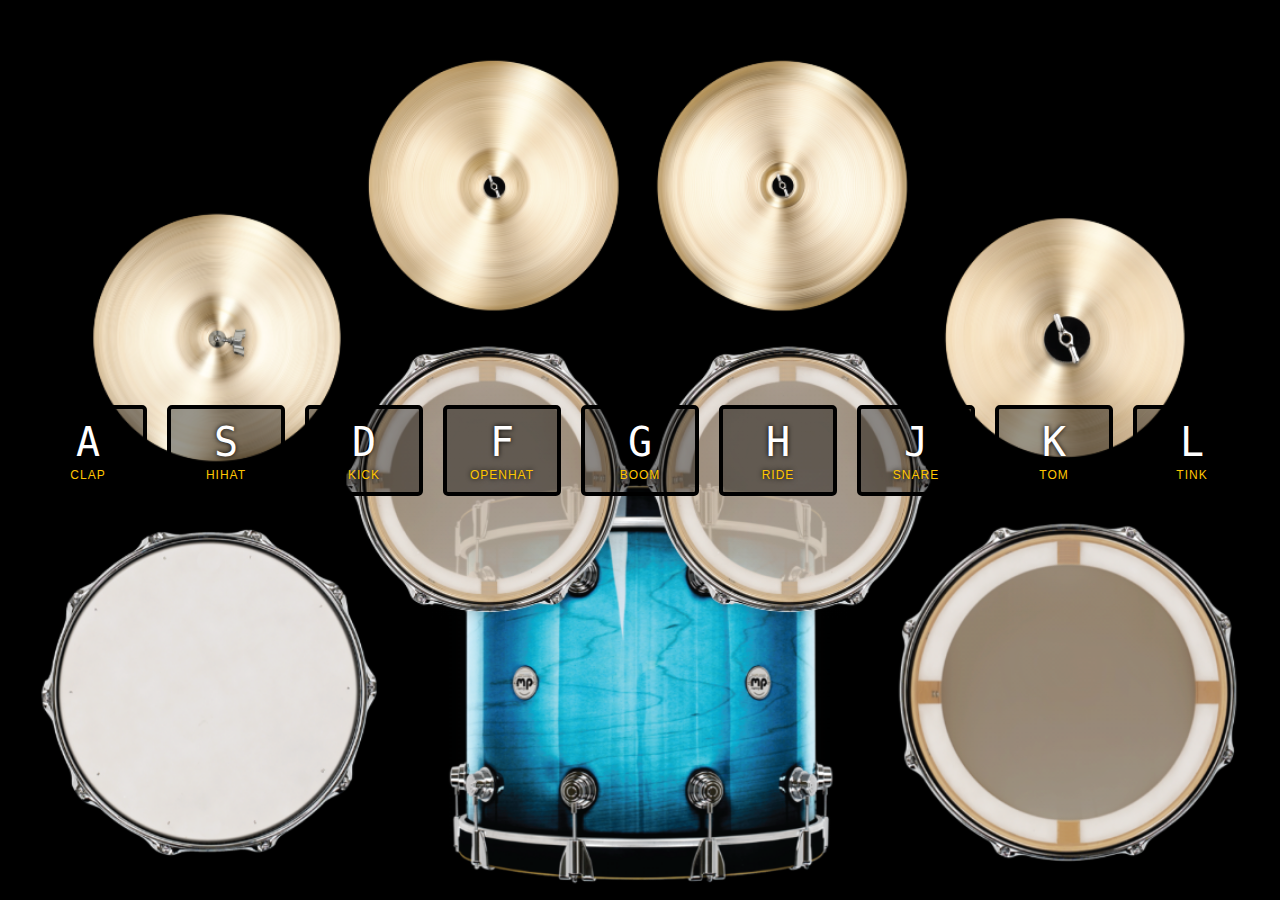
<file: Drum kit/index.html>
<!DOCTYPE html>
<html lang="en">
<head>
  <meta charset="UTF-8">
  <title>JS Drum Kit</title>
  <link rel="stylesheet" href="style.css">
</head>
<body>

  <div class="keys">
    <div data-key="65" class="key">
      <kbd>A</kbd>
      <span class="sound">clap</span>
    </div>
    <div data-key="83" class="key">
      <kbd>S</kbd>
      <span class="sound">hihat</span>
    </div>
    <div data-key="68" class="key">
      <kbd>D</kbd>
      <span class="sound">kick</span>
    </div>
    <div data-key="70" class="key">
      <kbd>F</kbd>
      <span class="sound">openhat</span>
    </div>
    <div data-key="71" class="key">
      <kbd>G</kbd>
      <span class="sound">boom</span>
    </div>
    <div data-key="72" class="key">
      <kbd>H</kbd>
      <span class="sound">ride</span>
    </div>
    <div data-key="74" class="key">
      <kbd>J</kbd>
      <span class="sound">snare</span>
    </div>
    <div data-key="75" class="key">
      <kbd>K</kbd>
      <span class="sound">tom</span>
    </div>
    <div data-key="76" class="key">
      <kbd>L</kbd>
      <span class="sound">tink</span>
    </div>
  </div>

  <audio data-key="65" src="sounds/clap.wav"></audio>
  <audio data-key="83" src="sounds/hihat.wav"></audio>
  <audio data-key="68" src="sounds/kick.wav"></audio>
  <audio data-key="70" src="sounds/openhat.wav"></audio>
  <audio data-key="71" src="sounds/boom.wav"></audio>
  <audio data-key="72" src="sounds/ride.wav"></audio>
  <audio data-key="74" src="sounds/snare.wav"></audio>
  <audio data-key="75" src="sounds/tom.wav"></audio>
  <audio data-key="76" src="sounds/tink.wav"></audio>

<script>
function removeTransition(e) {
  if (e.propertyName !== 'transform') return;
  e.target.classList.remove('playing');
}

function playSound(e) {
  const audio = document.querySelector(`audio[data-key="${e.keyCode}"]`);
  const key = document.querySelector(`div[data-key="${e.keyCode}"]`);
  if (!audio) return;

  key.classList.add('playing');
  audio.currentTime = 0;
  audio.play();
}

const keys = Array.from(document.querySelectorAll('.key'));
keys.forEach(key => key.addEventListener('transitionend', removeTransition));
window.addEventListener('keydown', playSound);

</script>


</body>
</html>
</file>
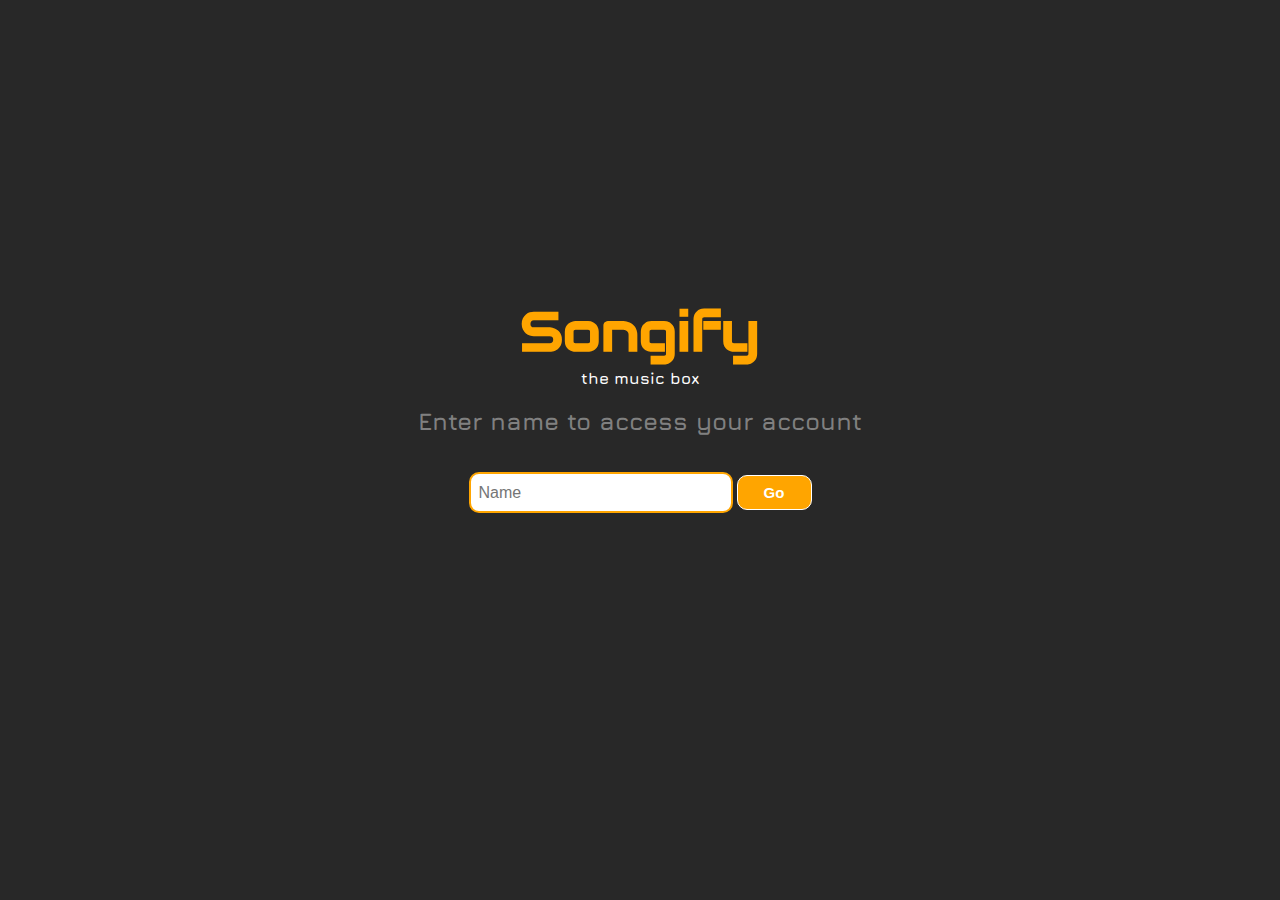
<file: mood based playlist/index.html>
<!DOCTYPE html>
<html>
<head>
	<title>Songify</title>
    <script type="text/javascript" src="js/pace.min.js">    
    </script>
    <link rel="stylesheet" type="text/css" href="pace.css">
    <link rel="shortcut icon" type="image/x-icon" href="Img/f-icon.ico" alt="F">
    <link rel="stylesheet" type="text/css" href="font-awesome.css"> 
    <link rel="stylesheet" type="text/css" href="https://cdn.datatables.net/1.10.15/css/jquery.dataTables.min.css">
	<link rel="stylesheet" type="text/css" href="main.css">
	<link href="https://fonts.googleapis.com/css?family=Audiowide&effect=shadow-multiple" rel="stylesheet">
	<link href="https://fonts.googleapis.com/css?family=Jura|Boogaloo|Courgette|Aldrich|Fresca" rel="stylesheet">
    <!-- saare required fonts ko ek hi api call se bula liya -->
</head>
<body>
	<div class="wrapper ">
		<section class="cover">
            <!-- font-effect-shadow-multiple title ke effect k liye lagaya h -->
            <!-- takes the required effect from google font api -->
				<h1 class="font-effect-shadow-multiple">Songify</h1><span class="brand-ext">the music box</span>
				<h2> Enter name to access your account </h2><div>
                <div>
                    <input type="text" placeholder="Name" id="name-input" class="name-inp">
                    <button type="submit" id="go-button"> Go </button>
                </div>
                <!-- <div id="form">
                <input type="text" placeholder="test@acadview.com" id="name-input">
                <input type="password" placeholder="JavascriptRocks" id="password-input">
                <button type="submit" id="go-button"> Go </button>
                </div> -->
		</section>
			<div class="main hidden">
		        <header class="header1 "> 
    		        <div class="left floated brand"><h1>Songify</h1><span class="brand-ext">the music box</span></div>
    		        <div class="right floated user-name"></div> 
                </header>

                <div class="top-content">
                <!-- hamara Navbar jaisa menu-->
                <ul class="option-list">
                    <li id="see-home">Home</li>
                    <li id="see-playlist">Playlist</li>
                    <li id="see-moodlist">Mood list</li>
                    <li>Languages</li><!--Sirf site ko good-looking banane k liye-->
                    <li>History</li>
                    </ul>
                </div>
		        <section class="content">
		        <audio src="song1.mp3"></audio>
                
                <!--Mood-list building starts-->
                <div class="hidden" id="mood-list">
                    <ul class="img-list">
                        
                        <li><div class="mood mood1"><span>Happy</span></div></li>

                        <li><div class="mood mood2"><span>Heart Broke</span></div></li>

                        <li><div class="mood mood3"><span>Romantic</span></div></li>

                        <li><div class="mood mood4"><span>RoadTrip Mix</span></div></li>

                        <li><div class="mood mood5"><span>Pop</span></div></li>

                        <li><div class="mood mood6"><span>Casual</span></div></li>

                        <li><div class="mood mood7"><span>Retro World</span></div></li>

                        <li><div class="mood mood8"><span>EDM</span></div></li>
                    </ul>
                </div>
                <!--Mood-list building ends-->
                <table id="songs" class="">
                <thead class="list-headers">
                <tr>
                    <td class="number"> Title </td> 
                    <td> Artist </td>
                    <td> Album </td>
                    <td> Duration </td>
                </tr>
                </thead>
                <tbody>
                    <tr class="song" id="song1">
                        <td class="song-name"></td>
                        <td class="song-artist"></td>
                        <td class="song-album"></td>
                        <td class="song-length"></td>
                    </tr>                    
                    <tr class="song" id="song2">
                        <td class="song-name"></td>
                        <td class="song-artist"></td>
                        <td class="song-album"></td>
                        <td class="song-length"></td>
                    </tr>
                    <tr class="song" id="song3">
                        <td class="song-name"></td>
                        <td class="song-artist"></td>
                        <td class="song-album"></td>
                        <td class="song-length"></td>
                    </tr>
                    <tr class="song" id="song4">
                        <td class="song-name"></td>
                        <td class="song-artist"></td>
                        <td class="song-album"></td>
                        <td class="song-length"></td>
                    </tr>
                </tbody>
                </table>
                
		        </section>
		        <footer class="footer">
                <div class="current-song-wrapper">
                    <img class="current-song-image">
                    <div>
                        <p class="current-song-name"></p>
                        <p class="current-song-album"></p>
                    </div>
                </div>
                <div class="interactive-pane">
                <div class="controls">
                    <div class="player-buttons">
                        <i class="fa fa-repeat clickable backward-icon inactive" title="Repeat" aria-hidden="true"></i>
                        <i class="fa fa-step-backward clickable backward-icon" title="Previous" aria-hidden="true"></i>
                        <i class="fa fa-play clickable play-icon" aria-hidden="true"></i>
                        <i class="fa fa-step-forward clickable backward-icon" title="Next" aria-hidden="true"></i>
                        <i class="fa fa-random clickable backward-icon inactive" title="Shuffle" aria-hidden="true"></i>
                    </div>
                </div>
                <div class="progress-wrapper">
                        <span class="time-elapsed"> </span>
                        <div class="player-progress">
                            <div class="progress-filled"></div>
                        </div>
                        <span class="song-duration"></span>
                </div>
                </div>

                <div class="responsive-pane">
                    <i class="fa fa-volume-up" aria-hidden="true"></i>
                    <span>&nbsp;</span>
                   <input id="vol-control" type="range" min="0" max="100" step="1">
                </div>
            </footer>
		        </div>
	</div>
	<script src="js/jquery.js"></script>
    <script src="https://cdn.datatables.net/1.10.15/js/jquery.dataTables.min.js">
    </script>
    <script src="https://code.createjs.com/createjs-2015.11.26.min.js"></script>

    <script src="js/main.js"></script>
</body>
</html>
</file>
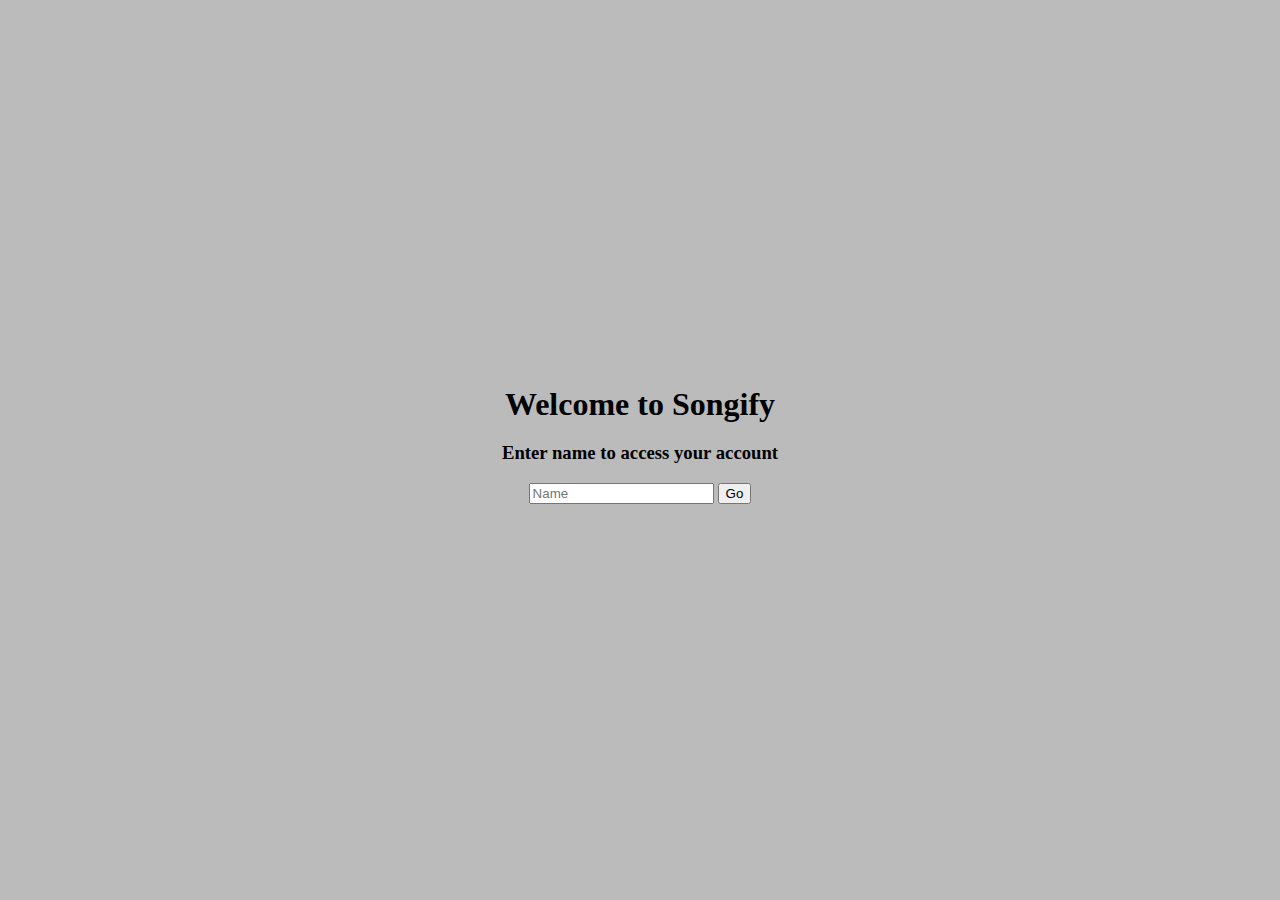
<file: virtual drum kit with audio effects/index.html>
<!DOCTYPE html>
<html lang="en">
<head>
    <meta charset="UTF-8">
    <title> Song App</title>
    <link rel="stylesheet" type="text/css" href="font-awesome.css">
    <link rel="stylesheet" href="https://cdn.datatables.net/1.10.15/css/jquery.dataTables.min.css" >
    <link rel="stylesheet" type="text/css" href="main.css">
</head>

<body>
    <div class="wrapper">
        <section class="welcome-screen ">
             <h1> Welcome to Songify </h1>
            <h3> Enter name to access your account </h3>
            <div class="input-wrapper">
                <input type="text" placeholder="Name" id="name-input">
                <button> Go </button>
                <div class="wrong"></div>
            </div>
        </section>
        <div class="main hidden">
                <header>
                  <div class="right floated user-name"> </div>
            </header>
            <!-- below are the buttons for audio effects  -->
            <div class="buttons">
              <h2>Each of these buttons plays the same sound with different effect.</h2>
              <button id="delay">Delay</button>
              <button id="overdrive">Overdrive</button>
              <button id="wahwah">Wah-Wah</button>
              <button id="tremolo">Tremolo</button>
            </div>
            <section class="content">
                <audio src="song1.mp3" ></audio>
                <!-- Below is the table for songs  -->
                <table id="songs">
                  <thead class="list-headers">
                          <tr>
                              <td> Title </td>
                              <td> Artist </td>
                              <td> Album </td>
                              <td> Duration </td>
                          </tr>
                  </thead>
                      <!-- <div class="song-list"> -->
                          <tbody>
                            <tr class="song" id="song1">
                              <td class="song-name"></td>
                              <td class="song-artist"></td>
                              <td class="song-album"></td>
                              <td class="song-length"></td>
                            </tr>
                          <tr class="song" id="song2">
                              <td class="song-name"></td>
                              <td class="song-artist"></td>
                              <td class="song-album"></td>
                              <td class="song-length"></td>
                          </tr>
                          <tr class="song" id="song3">
                              <td class="song-name"></td>
                              <td class="song-artist"></td>
                              <td class="song-album"></td>
                              <td class="song-length"></td>
                          </tr>
                          <tr class="song" id="song4">
                              <td class="song-name"></td>
                              <td class="song-artist"></td>
                              <td class="song-album"></td>
                              <td class="song-length"></td>
                          </tr>
                      <!-- </div> -->
                  </tbody></table>
        <div class = "current-song-wrapper">
          <img class="current-song-image">
          <div>
            <p class="current-song-name"></p>
            <p class="current-song-album"></p>
          </div>
        </div>
            </section>
            <footer>
                <div class="controls">
                    <div class="player-buttons">
                       <i class="fa fa-random clickable disabled" aria-hidden="true"></i>
                       <i class="fa fa-step-backward clickable" aria-hidden="true"></i>
                       <i class="fa fa-play clickable play-icon" aria-hidden="true"></i>
                       <i class="fa fa-step-forward clickable" aria-hidden="true"></i>
                       <i class="fa fa-repeat disabled clickable" aria-hidden="true"></i>
                       <a href="soundsinmp3/starter.html"><img src="img/drum.png" height="30px" width="40px"></a>
                    </div>
                    <!-- below is for progress bar -->
                    <div class="progress-wrapper">
                      <span class="time-elapsed"> </span>
                        <!--time elapsed is for time song is played  -->
                        <div class="player-progress">
                            <div class="progress-filled" > </div>
                        </div>
                        <span class="song-duration"></span>
                    </div>
                </div>
            </footer>
        </div>
    </div>
    <script src="jquery.js">
    </script>
    <script src="jquery.dataTables.min.js">
    </script>
    <script src="tuna-min.js">
    </script>
    <script src="main.js">
    </script>
    <script src="sound.js">
    </script>
 </body>

</html>
</file>
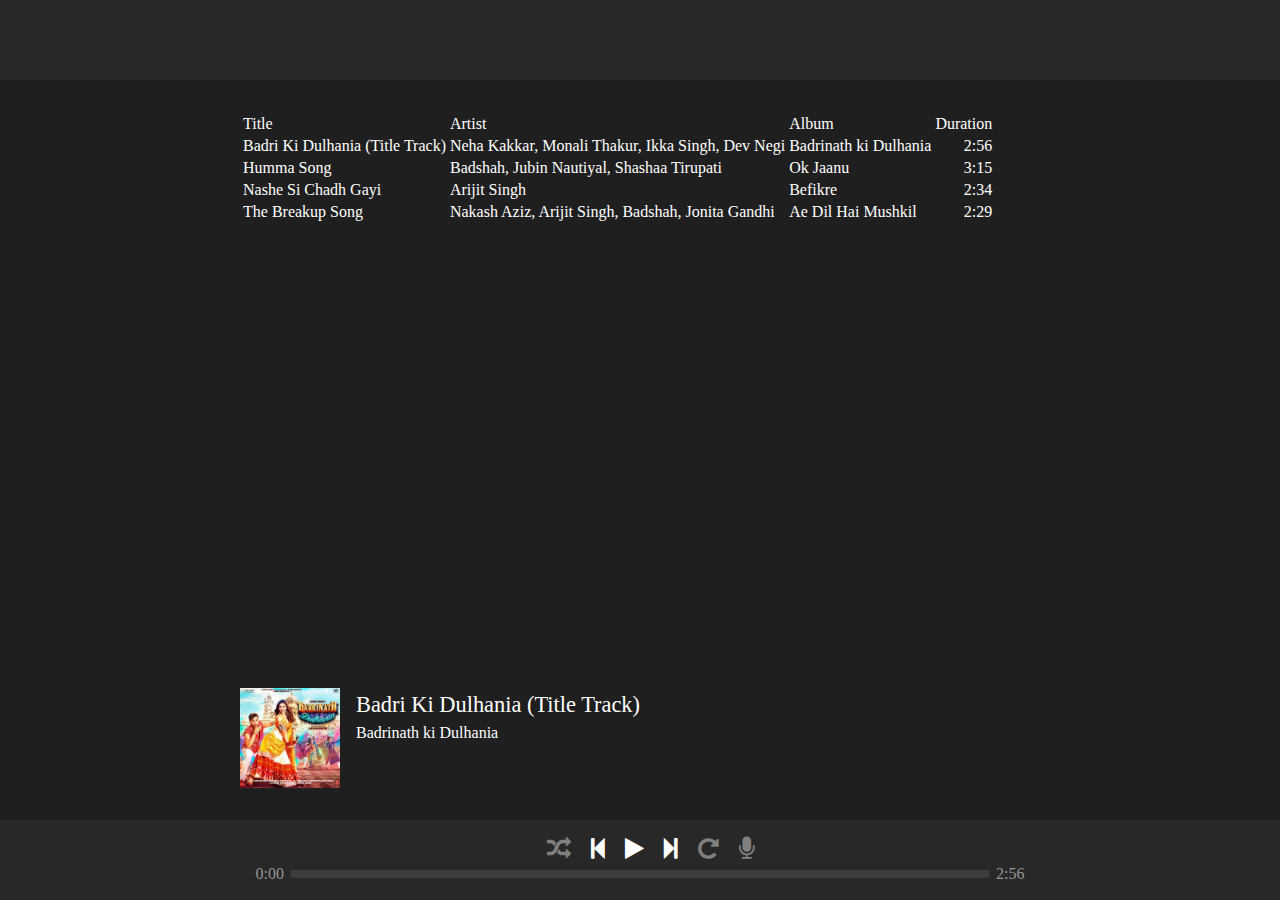
<file: voice controlled music app/index.html>
<!DOCTYPE html>
<html lang="en">

<head>
    <meta charset="UTF-8">
    <title> Song App</title>
    <link rel="stylesheet" type="text/css" href="font-awesome.css">
<link rel="stylesheet" type="text/css" href="https://cdn.datatables.net/1.10.15/css/jquery.dataTables.min.css">
<link rel="stylesheet" type="text/css" href="application.css">
    <link rel="stylesheet" type="text/css" href="main.css">
</head>

<body>
    <div class="wrapper">
        <section class="welcome-screen hidden">
            <h1> Welcome to Songify </h1>
            <h3> Enter name to access your account </h3>
            <div class="input-wrapper">
                <input type="text" placeholder="Name" id="name-input">
                <button> Go </button>
            </div>
        </section>
        <div class="main">
            <header>
                <div class="right floated user-name"> </div>
            </header>
            <section class="content ">
                <audio src="song1.mp3"></audio>

                <table id="songs">
                    <thead class="list-headers">
                            <tr><td> Title </td>
                            <td> Artist </td>
                            <td> Album </td>
                            <td> Duration </td>
                        </tr></thead>
                        <!-- <div class="song-list"> -->
                            <tbody><tr class="song" id="song1">
                                <td class="song-name"></td>
                                <td class="song-artist"></td>
                                <td class="song-album"></td>
                                <td class="song-length"></td>
                            </tr>
                            <tr class="song" id="song2">
                                <td class="song-name"></td>
                                <td class="song-artist"></td>
                                <td class="song-album"></td>
                                <td class="song-length"></td>
                            </tr>
                            <tr class="song" id="song3">
                                <td class="song-name"></td>
                                <td class="song-artist"></td>
                                <td class="song-album"></td>
                                <td class="song-length"></td>
                            </tr>
                            <tr class="song" id="song4">
                                <td class="song-name"></td>
                                <td class="song-artist"></td>
                                <td class="song-album"></td>
                                <td class="song-length"></td>
                            </tr>
                        <!-- </div> -->
                    </tbody></table>

        <div class="current-song-wrapper">
                <img src="" class="current-song-image">
                <div>
                <p class="current-song-name"></p>
                <p class="current-song-album"></p>
               	</div>
                </div>
            </section>
            <div class="contain hiddden"></div>
            <ol style="position: absolute;
    top: 391px;
    left: 58%;
    font-size: 13px;
    border: 1px solid;display:none">
                            <p>Commands</p>
                            <li>Play the song </li>
                            <li>loop through songs</li>
                            <li>next song </li>
                            <li>show visualizer</li>
                            <li>Pause the Song</li>
                            <li>shuffle between songs</li>
                            <li>previous song</li>
                        </ol>

            <footer>
                <div class="controls">
                    <div class="player-buttons">
                        <i class="fa fa-random clickable active" aria-hidden="true"></i>
                        <i class="fa fa-step-backward clickable" aria-hidden="true"></i>
                        <i class="fa fa-play clickable play-icon" aria-hidden="true"></i>
                        <i class="fa fa-step-forward clickable" aria-hidden="true"></i>
                        <i class="fa fa-repeat clickable active" aria-hidden="true"></i>



                        <i class="fa fa-microphone clickable active" aria-hidden="true"></i>


                    </div>

                    <div class="progress-wrapper">
                        <span class="time-elapsed"> </span>
                        <div class="player-progress">
                            <div class="progress-filled"></div>
                        </div>
                        <span class="song-duration"></span>
                    </div>
                </div>
            </footer>
        </div>

    </div>
    <script src="https://code.jquery.com/jquery-2.1.3.min.js"></script>
    <script src="https://cdn.datatables.net/1.10.15/js/jquery.dataTables.min.js">
       </script>


    

    <script src="main.js"></script>
    <script type="text/javascript" src="voice.js">

    </script>
</body>

</html>
</file>
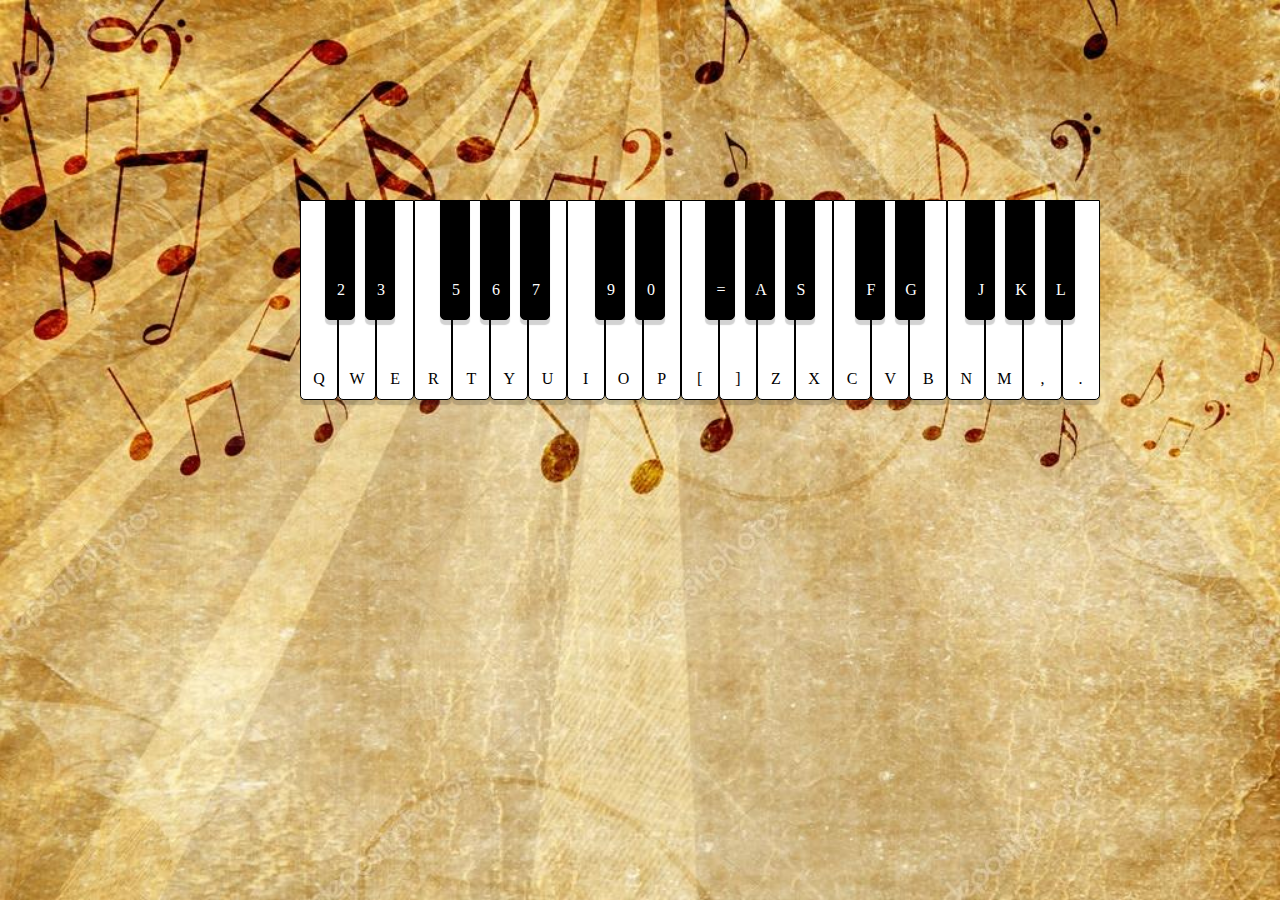
<file: virtual piano/piano.html>
<!DOCTYPE html>
<html>
  <head>
    <meta charset="utf-8">
    <link href="piano.css" rel="stylesheet">
    <title>Virtual Piano</title>
  </head>
  <body>
    <div class="piano-container">
<span class="keys" id="key_1"><div class="label">Q</div></span>
<span class="black keys" id="key-1"  style="left:25px;"><div class="Blabel">2</div></span>
<span class="keys" id="key_2"><div class="label">W</div></span>
<span class="black keys" id="key-2" style="left:65px;"><div class="Blabel">3</div></span>
<span class="keys" id="key_3"><div class="label">E</div></span>
<span class="keys" id="key_4"><div class="label">R</div></span>
<span class="black keys" id="key-3"  style="left:140px;"><div class="Blabel">5</div></span>
<span class="keys" id="key_5"><div class="label">T</div></span>
<span class="black keys" id="key-4"  style="left:180px;"><div class="Blabel">6</div></span>
<span class="keys" id="key_6"><div class="label">Y</div></span>
<span class="black keys" id="key-5"  style="left:220px;"><div class="Blabel">7</div></span>
<span class="keys" id="key_7"><div class="label">U</div></span>
<span class="keys" id="key_8"><div class="label">I</div></span>
<span class="black keys" id="key-6"  style="left:295px;"><div class="Blabel">9</div></span>
<span class="keys" id="key_9"><div class="label">O</div></span>
<span class="black keys" id="key-7"  style="left:335px;"><div class="Blabel">0</div></span>
<span class="keys" id="key_10"><div class="label">P</div></span>
<span class="keys" id="key_11"><div class="label">[</div></span>
<span class="black keys" id="key-8"  style="left:405px;"><div class="Blabel">=</div></span>
<span class="keys" id="key_12"><div class="label">]</div></span>
<span class="black keys" id="key-9"  style="left:445px;"><div class="Blabel">A</div></span>
<span class="keys" id="key_13"><div class="label">Z</div></span>
<span class="black keys" id="key-10"  style="left:485px;"><div class="Blabel">S</div></span>
<span class="keys" id="key_14"><div class="label">X</div></span>
<span class="keys" id="key_15"><div class="label">C</div></span>
<span class="black keys" id="key-11"  style="left:555px;"><div class="Blabel">F</div></span>
<span class="keys" id="key_16"><div class="label">V</div></span>
<span class="black keys" id="key-12"  style="left:595px;"><div class="Blabel">G</div></span>
<span class="keys" id="key_17"><div class="label">B</div></span>
<span class="keys" id="key_18"><div class="label">N</div></span>
<span class="black keys" id="key-13"  style="left:665px;"><div class="Blabel">J</div></span>
<span class="keys" id="key_19"><div class="label">M</div></span>
<span class="black keys" id="key-14"  style="left:705px;"><div class="Blabel">K</div></span>
<span class="keys" id="key_20"><div class="label">,</div></span>
<span class="black keys" id="key-15"  style="left:745px;"><div class="Blabel">L</div></span>
<span class="keys" id="key_21"><div class="label">.</div></span>
      </div>
  <script src="jquery.js">  </script>
  <script src="piano.js">  </script>
  <script src="audiosynth.js"></script>

  </body>
</html>
</file>
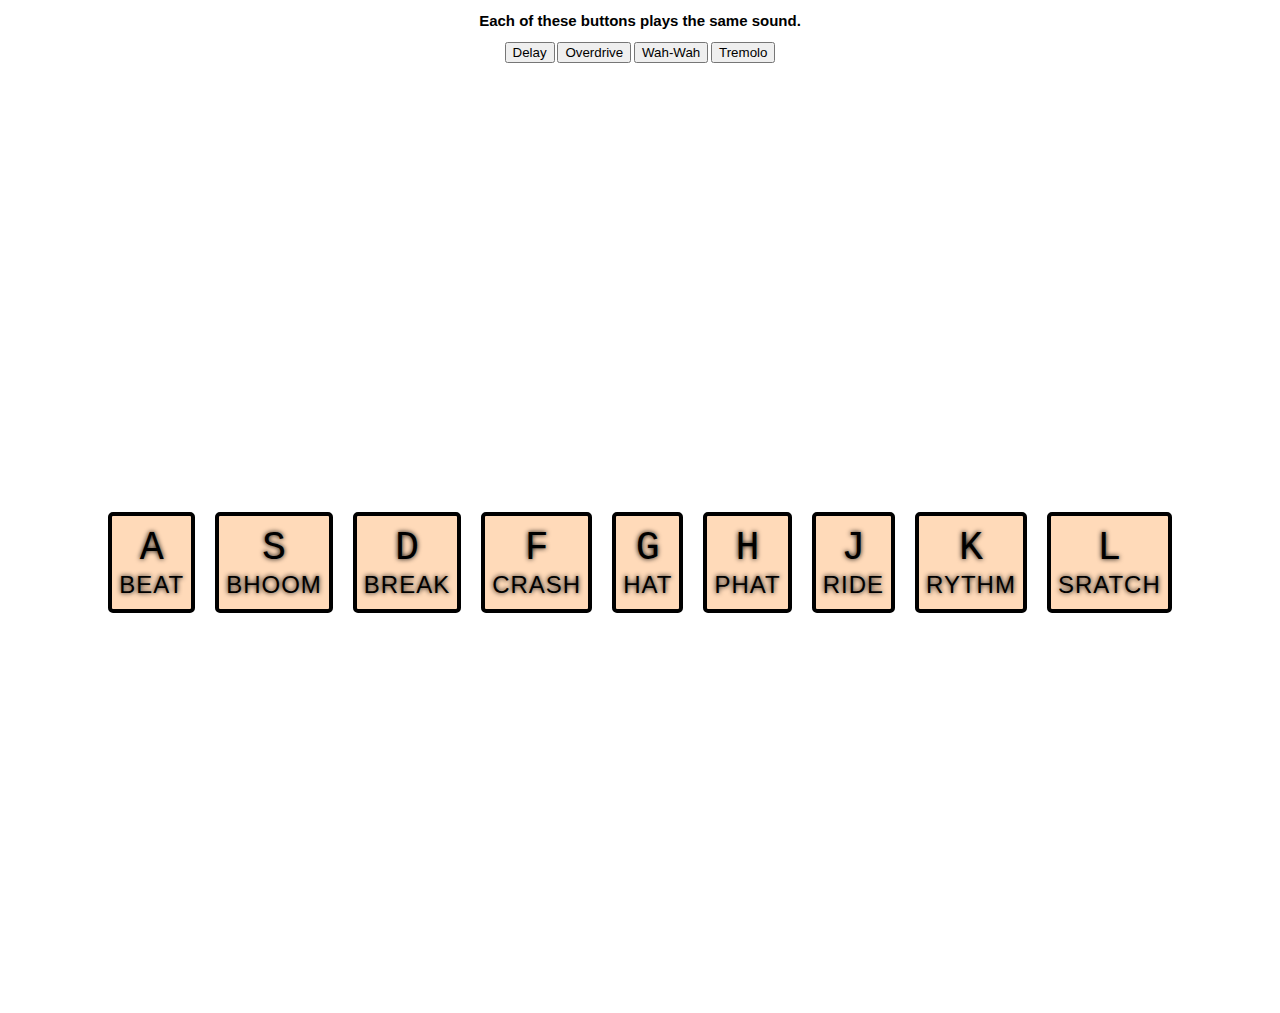
<file: virtual drum kit with audio effects/soundsinmp3/starter.html>
<!DOCTYPE html>
<html lang="en">
<head>
  <meta charset="UTF-8">
  <title>Virtual Drum Kit With Audio Effects</title>
  <link rel="stylesheet" href="style.css">
</head>
<body>

  <div class="buttons">
    <h2>Each of these buttons plays the same sound.</h2>
    <button id="delay">Delay</button>
    
    <button id="overdrive">Overdrive</button>
    <button id="wahwah">Wah-Wah</button>

    <button id="tremolo">Tremolo</button>
  </div>
<h1 style="color:white; text-align:center">Use Keyboard Buttons For Playing Drum</h1>
  <div class="keys">

    <div data-key="65" class="key">
      <kbd>A</kbd>
      <span class="sound">Beat</span>
    </div>
    <div data-key="83" class="key">
      <kbd>S</kbd>
      <span class="sound">Bhoom</span>
    </div>
    <div data-key="68" class="key">
      <kbd>D</kbd>
      <span class="sound">Break</span>
    </div>
    <div data-key="70" class="key">
      <kbd>F</kbd>
      <span class="sound">Crash</span>
    </div>
    <div data-key="71" class="key">
      <kbd>G</kbd>
      <span class="sound">Hat</span>
    </div>
    <div data-key="72" class="key">
      <kbd>H</kbd>
      <span class="sound">Phat</span>
    </div>
    <div data-key="74" class="key">
      <kbd>J</kbd>
      <span class="sound">Ride</span>
    </div>
    <div data-key="75" class="key">
      <kbd>K</kbd>
      <span class="sound">Rythm</span>
    </div>
    <div data-key="76" class="key">
      <kbd>L</kbd>
      <span class="sound">Sratch</span>
    </div>
  </div>


  <audio data-key="65" src="Beat.mp3"></audio>
  <audio data-key="83" src="Bhoom.mp3"></audio>
  <audio data-key="68" src="Break.mp3"></audio>
  <audio data-key="70" src="Crash.mp3"></audio>
  <audio data-key="71" src="Hat.mp3"></audio>
  <audio data-key="72" src="Phat.mp3"></audio>
  <audio data-key="74" src="Ride.mp3"></audio>
  <audio data-key="75" src="Rythm.mp3"></audio>
  <audio data-key="76" src="Sratch.mp3"></audio>

<script>
  function removeTransition(e) {
    if (e.propertyName !== 'transform') return;
    e.target.classList.remove('playing');
  }
  function playSound(e) {
    var audio = document.querySelector(`audio[data-key="${e.keyCode}"]`);
    var key = document.querySelector(`div[data-key="${e.keyCode}"]`);
    if (!audio) return;
    key.classList.add('playing');
    audio.currentTime = 0; // remind to start
    audio.play();
  }
  var keys = Array.from(document.querySelectorAll('.key'));
  keys.forEach(key => key.addEventListener('transitionend', removeTransition)); // after end of transition remove the tramsition
  window.addEventListener('keydown', playSound);
</script>
<script src="jquery.js">
</script>
<script src="tuna-min.js">
</script>
<script src="sound.js">
</script>

</body>
</html>
</file>
<file: Drum kit/style.css>
html {
  font-size: 10px;
  background: url(images/drumset.png) bottom center;
  background-size: cover;
}
body,html {
  margin: 0;
  padding: 0;
  font-family: sans-serif;
}

.keys {
  display: flex;
  flex: 1;
  min-height: 100vh;
  align-items: center;
  justify-content: center;
}

.key {
  border: .4rem solid black;
  border-radius: .5rem;
  margin: 1rem;
  font-size: 1.5rem;
  padding: 1rem .5rem;
  transition: all .07s ease;
  width: 10rem;
  text-align: center;
  color: white;
  background: rgba(0,0,0,0.4);
  text-shadow: 0 0 .5rem black;
}

.playing {
  transform: scale(1.1);
  border-color: #ffc600;
  box-shadow: 0 0 1rem #ffc600;
}

kbd {
  display: block;
  font-size: 4rem;
}

.sound {
  font-size: 1.2rem;
  text-transform: uppercase;
  letter-spacing: .1rem;
  color: #ffc600;
}
</file>
<file: mood based playlist/pace.css>
/* This is a compiled file, you should be editing the file in the templates directory */
.pace {
  width: 140px;
  height: 300px;
  position: fixed;
  top: -90px;
  right: -20px;
  z-index: 2000;
  -webkit-transform: scale(0);
  -moz-transform: scale(0);
  -ms-transform: scale(0);
  -o-transform: scale(0);
  transform: scale(0);
  opacity: 0;
  -webkit-transition: all 2s linear 0s;
  -moz-transition: all 2s linear 0s;
  transition: all 2s linear 0s;
}

.pace.pace-active {
  -webkit-transform: scale(.25);
  -moz-transform: scale(.25);
  -ms-transform: scale(.25);
  -o-transform: scale(.25);
  transform: scale(.25);
  opacity: 1;
}

.pace .pace-activity {
  width: 140px;
  height: 140px;
  border-radius: 70px;
  background: orange;
  position: absolute;
  top: 0;
  z-index: 1911;
  -webkit-animation: pace-bounce 1s infinite;
  -moz-animation: pace-bounce 1s infinite;
  -o-animation: pace-bounce 1s infinite;
  -ms-animation: pace-bounce 1s infinite;
  animation: pace-bounce 1s infinite;
}

.pace .pace-progress {
  position: absolute;
  display: block;
  left: 50%;
  bottom: 0;
  z-index: 1910;
  margin-left: -30px;
  width: 60px;
  height: 75px;
  background: rgba(20, 20, 20, .1);
  box-shadow: 0 0 20px 35px rgba(20, 20, 20, .1);
  border-radius: 30px / 40px;
  -webkit-transform: scaleY(.3) !important;
  -moz-transform: scaleY(.3) !important;
  -ms-transform: scaleY(.3) !important;
  -o-transform: scaleY(.3) !important;
  transform: scaleY(.3) !important;
  -webkit-animation: pace-compress .5s infinite alternate;
  -moz-animation: pace-compress .5s infinite alternate;
  -o-animation: pace-compress .5s infinite alternate;
  -ms-animation: pace-compress .5s infinite alternate;
  animation: pace-compress .5s infinite alternate;
}

@-webkit-keyframes pace-bounce {
  0% {
    top: 0;
    -webkit-animation-timing-function: ease-in;
  }
  40% {}
  50% {
    top: 140px;
    height: 140px;
    -webkit-animation-timing-function: ease-out;
  }
  55% {
    top: 160px;
    height: 120px;
    border-radius: 70px / 60px;
    -webkit-animation-timing-function: ease-in;
  }
  65% {
    top: 120px;
    height: 140px;
    border-radius: 70px;
    -webkit-animation-timing-function: ease-out;
  }
  95% {
    top: 0;
    -webkit-animation-timing-function: ease-in;
  }
  100% {
    top: 0;
    -webkit-animation-timing-function: ease-in;
  }
}

@-moz-keyframes pace-bounce {
  0% {
    top: 0;
    -moz-animation-timing-function: ease-in;
  }
  40% {}
  50% {
    top: 140px;
    height: 140px;
    -moz-animation-timing-function: ease-out;
  }
  55% {
    top: 160px;
    height: 120px;
    border-radius: 70px / 60px;
    -moz-animation-timing-function: ease-in;
  }
  65% {
    top: 120px;
    height: 140px;
    border-radius: 70px;
    -moz-animation-timing-function: ease-out;}
  95% {
    top: 0;
    -moz-animation-timing-function: ease-in;
  }
  100% {top: 0;
    -moz-animation-timing-function: ease-in;
  }
}

@keyframes pace-bounce {
  0% {
    top: 0;
    animation-timing-function: ease-in;
  }
  50% {
    top: 140px;
    height: 140px;
    animation-timing-function: ease-out;
  }
  55% {
    top: 160px;
    height: 120px;
    border-radius: 70px / 60px;
    animation-timing-function: ease-in;
  }
  65% {
    top: 120px;
    height: 140px;
    border-radius: 70px;
    animation-timing-function: ease-out;
  }
  95% {
    top: 0;
    animation-timing-function: ease-in;
  }
  100% {
    top: 0;
    animation-timing-function: ease-in;
  }
}

@-webkit-keyframes pace-compress {
  0% {
    bottom: 0;
    margin-left: -30px;
    width: 60px;
    height: 75px;
    background: rgba(20, 20, 20, .1);
    box-shadow: 0 0 20px 35px rgba(20, 20, 20, .1);
    border-radius: 30px / 40px;
    -webkit-animation-timing-function: ease-in;
  }
  100% {
    bottom: 30px;
    margin-left: -10px;
    width: 20px;
    height: 5px;
    background: rgba(20, 20, 20, .3);
    box-shadow: 0 0 20px 35px rgba(20, 20, 20, .3);
    border-radius: 20px / 20px;
    -webkit-animation-timing-function: ease-out;
  }
}

@-moz-keyframes pace-compress {
  0% {
    bottom: 0;
    margin-left: -30px;
    width: 60px;
    height: 75px;
    background: rgba(20, 20, 20, .1);
    box-shadow: 0 0 20px 35px rgba(20, 20, 20, .1);
    border-radius: 30px / 40px;
    -moz-animation-timing-function: ease-in;
  }
  100% {
    bottom: 30px;
    margin-left: -10px;
    width: 20px;
    height: 5px;
    background: rgba(20, 20, 20, .3);
    box-shadow: 0 0 20px 35px rgba(20, 20, 20, .3);
    border-radius: 20px / 20px;
    -moz-animation-timing-function: ease-out;
  }
}

@keyframes pace-compress {
  0% {
    bottom: 0;
    margin-left: -30px;
    width: 60px;
    height: 75px;
    background: rgba(20, 20, 20, .1);
    box-shadow: 0 0 20px 35px rgba(20, 20, 20, .1);
    border-radius: 30px / 40px;
    animation-timing-function: ease-in;
  }
  100% {
    bottom: 30px;
    margin-left: -10px;
    width: 20px;
    height: 5px;
    background: rgba(20, 20, 20, .3);
    box-shadow: 0 0 20px 35px rgba(20, 20, 20, .3);
    border-radius: 20px / 20px;
    animation-timing-function: ease-out;
  }
}
</file>
<file: mood based playlist/main.css>
html,body{
	height: 100%;
    width: 100%;
    border: 0;
    margin: 0;
    font-family: 'Jura', sans-serif;
    background-color: #1f1f1f;
}
.wrapper{
	height: 100%;
    width: 100%;
	background-color: #282828;
}

.cover{
	height: 90%;
    width: 100%;
    display: flex;
    flex-direction: column;
    justify-content: center;
    align-items: center;
}
.cover h1{
	color: orange;
	font-size: 55px;
	font-family: 'Audiowide', cursive;
	margin: 0px;
	margin-bottom: 2px;
}
.cover h2{
    color: grey;
}
#form{
    display: flex;
    flex-direction: column;
    justify-content: center;
    align-items: center;
}
.brand-ext{
	color: white;
	font-weight: bold;
}
#name-input{
    height: 35px;
    width: 250px;
    border-radius: 10px;
    padding-left: 8px;
    font-size: 16px;
}
.name-inp{
    border:2px solid orange;
}
#name-input:focus{
	outline:none;
}
/*#password-input{
    height: 35px;
    width: 250px;
    border-radius: 10px;
    padding-left: 8px;
    border:1px solid orange;
    font-size: 16px;
    margin-top: 10px;
}
#password-input:focus{
    outline:none;
}*/
#go-button{
    padding: 5px;
    height: 35px;
    width: 75px;
    border-radius: 10px;
    background-color: orange;
    color: white;
    font-weight: bold;
    font-size: 15px;
    border:1px solid white;
    outline-width: 1px;
    margin-top: 20px;
    cursor: pointer;
}
.main {
    width: 100%;
    height: 100%;
    display: flex;
    flex-direction: column;
    color: white; 
    background-color: #1f1f1f;
    background-image: url(Img/musicnotes2.gif);
    background-position: center;
}

.main .header1 {
    height: 60px;
    background-color: #282828;
    padding: 1rem;
    color: #FFF;
}

.main .content {
    flex:1;
    /*background-color: #1f1f1f;*/
}
.main input[type=search]{
   border-radius: 5px;
   border-color: black;
   padding-left: 10px;
   margin-top: 30px;
}
.main input[type=search]:focus{
    outline: none;
}

.main footer {
    border-top:1px solid white;
    height: 80px;
    background-color: #282828;
    padding-top: 1rem;
}
header .brand h1{
	color: orange;
	font-size: 35px;
	font-family: 'Audiowide', cursive;
	margin: 0px;
}
.player-buttons {
    display:flex;
    font-size: 1.5rem;
    justify-content: center;
    align-items: center;
    margin-top: 10px;
}
.hidden {
    display: none;
}
.left.floated {
    float: left;
}
.right.floated {
    float: right;
    font-size: 1.2rem;
}

.clickable {
    cursor: pointer;
}
.error {
    border: 2px solid red;
    outline-color: red;
}
.play-icon{
	color: white;
    margin:0px 30px;
}
.forward-icon{
    font-size: 20px;
    vertical-align: middle;
    margin:0px 30px;
}
.backward-icon{
    font-size: 20px;
    vertical-align: middle;
    margin:0px 30px;
}
.inactive{
    color: #aaa;
}
.progress-wrapper {
    margin-top: 0.3rem;
    display: flex;
    justify-content: center;
    align-items: center;
}

.progress-wrapper span {
    color: #959595;
}

.player-progress {
    height: 3px;
    width: 650px;
    background-color: #3d3d3d;
    border-radius: 4px;
    margin-right: 6px;
    margin-left: 6px;
    cursor: pointer;
}
.player-progress:hover{
    height:8px;
}
.progress-filled {
    background-color: orange;
    height:inherit;
    border-radius: 4px;
    width: 0;
}
.main .content {
    width:850px;
    margin: 0px auto;
}

.list-headers {
    padding-bottom: 0.5rem;
    border-bottom: 1px solid rgba(255,255,255,0.5);
}

.list-headers > div {
    width: 150px;
    display: inline-block;
}

.list-headers > div:first-child {
    width: 330px;
}

.list-headers > div:last-child {
    text-align: right;
}

.song {
    padding-top: 0.5rem;
    min-height: 30px;
    cursor: pointer;
}

.song > td{
    width: 360px;
}
.song > td:last-child{
    width: 150px;
}

.song .song-duration {
    text-align: right;
}

.song-length {
    text-align: right;
}
.current-song-wrapper {
    position: absolute;
    bottom: 0;
    margin-bottom: 10px;
    margin-left: 40px;
    display: flex;
}

.current-song-image {
    height: 70px;
    width: 70px;
    margin-right: 1rem;
}

.current-song-name {
    font-size: 1.3rem;
    margin-top: 2px;
    margin-bottom: 0;
}
.current-song-wrapper p{
    margin:0px;
}

.current-song-album {
    margin-top: 0.4rem;
}

table{
    width:800px;
    margin: 0px;
    background-color: #1f1f1f;
}

/*DataTables overrides*/
table.dataTable tbody tr {
    background-color: initial;
    cursor: pointer;   
}
table.dataTable tbody tr:hover{
    background-color: #282828;
}
#songs_info {
    display: none;
}

#songs_filter {
    color: transparent;
}
#songs_filter input {
    width: 400px;
    margin-bottom: 1rem;
    font-size: 16px;
}
/*volume ka location setting*/
.responsive-pane{
    position: absolute;
    right: 0;
    bottom:0;
    margin-right: 50px;
    margin-bottom: 20px;
    display: flex;
    font-size: 1.3rem;
    font-weight: bold;
}
input[type=range]{
    cursor: pointer;
}
.fa-volume-up{
    color: orange;
}
.fa-volume-down{
    color: orange;
}
.fa-volume-off{
    color: orange;
}
.responsive-pane span{
    font-size: 1rem;
    font-weight: normal;
}
/*css for navbar kind*/
.top-content{
    width:950px;
    margin:0px auto;
    background-color: grey;
    z-index: 10;
    border-radius: 5px;
    display: flex;
    justify-content: center;
}
.top-content ul{
    margin:0px;
    padding-top:10px;
    padding-bottom: 10px;
}
.option-list li{
    display: inline-block;
    margin: 0px 50px;
    cursor: pointer;
    border-bottom: 2px solid transparent;
}
.option-list li:hover{
    border-bottom: 2px solid orange;
}

.header2{
    height: 60px;
    background-color: none;
    padding: 1rem;
    color: #FFF;
}
/*css for mood lists*/
#mood-list{
    width: 700px;
    height:324px;
    margin:2rem auto;
    margin-top: 40px;
}
#mood-list li{
    display: inline-block;
    padding:3px;
}
.mood{
    opacity:.8;
    cursor: pointer;
    width: 150px;
    height:150px;
    display: flex;
    flex-direction: column;
    justify-content: center;
    align-content: center;
    border:1px solid white;
}
.mood span{
     margin: 0px auto;
     font-weight: bold;
     font-size: 1.2rem;
}
.mood:hover{
    opacity: 1;
}
.mood1{
    background-image: url(Img/joy.png);
    background-position: center;
    background-size: cover;
}
.mood2{
    background-image: url(Img/song4.jpg);
    background-position: center;
}
.mood3{
    background-image: url(Img/romantic.jpg);
    background-position: center;
    background-size: cover;
}
.mood4{
    background-image: url(Img/roadtrip.jpg);
    background-position: center;
    background-size: cover;
}
.mood5{
    background-image: url(Img/pop.jpg);
    background-position: center;
    background-size: cover;
}
.mood6{
    background-image: url(Img/jazz.jpg);
    background-position: center;
    background-size: cover;
}
.mood7{
    background-image: url(Img/retro.jpg);
    background-position: center;
    background-size: cover;
}
.mood8{
    background-image: url(Img/edm.jpg);
    background-position: center;
    background-size: cover;
}
/*Additional classes jo js se add krte h*/
.main1{
background-image: url(Img/loop.gif);
background-position: center;
background-size: cover;
}.main2{
background-image: url(Img/staystrong.jpg);
background-position: center;
background-size: cover;
font-family: 'Boogaloo', cursive;
}.main3{
background-image: url(Img/romantic1.gif);
background-position: center;
background-size: cover;
font-family: 'Courgette', cursive;
font-weight: normal;
}.main4{
background-image: url(Img/roadtrip1.jpg);
background-position: center;
background-size: cover;
font-family: 'Fresca', sans-serif;
}
.main5{
background-image: url(Img/pop1.jpg);
background-position: center;
background-size: cover;
}.main6{
background-image: url(Img/jazz.jpg);
background-position: center;
background-size: cover;
}.main7{
background-image: url(Img/retro.jpg);
background-position: center;
background-size: cover;
font-family: 'Aldrich', sans-serif;
}.main8{
background-image: url(Img/edm2.jpg);
background-position: center;
background-size: cover;
}
/*Mobile responsive banane k liye*/
@media screen and (max-width: 1200px){
    .current-song-wrapper {
        position: fixed;
        left: 0;
        margin-bottom: 110px;
        margin-left: 50px;
        display: flex;
    }
    .current-song-image {
        height: 150px;
        width: 150px;
        margin-right: 1rem;
    }

    .current-song-name {
        font-size: 1.5rem;
        margin-top: 2px;
        margin-bottom: 0;
    }

    .current-song-album {
        margin-top: 0.6rem;
    }
    .responsive-pane{
    position: fixed;
    right: 0;
    bottom:0;
    margin-right: 30px;
    margin-bottom: 110px;
    display: flex;
    flex-direction: column;
    font-size: 1.3rem;
    font-weight: bold;
}
.responsive-pane i{
    display: none;
}
.responsive-pane input[type=range]{
    -webkit-appearance: slider-vertical;
    width:50px;
    height:120px;
}
.main .content{
    margin:0px auto;
}
#mood-list{
    width: 100%;
    height:auto;
    margin:0 auto;
    margin-top: 60px;
}
.mood{
    opacity:.8;
    cursor: pointer;
    width: 350px;
    height:350px;
    display: flex;
    flex-direction: column;
    justify-content: center;
    align-content: center;
    border:1px solid white;
}
.mood span{
     margin: 0px auto;
     font-weight: bold;
     font-size: 2rem;
}
}
</file>
<file: virtual drum kit with audio effects/main.css>
*,
*:after,
*:before {
    box-sizing: border-box;
}

html,
body {
    height: 100%;
    width: 100%;
    border: 0;
    margin: 0;
    font-size: 16px;
}

h1 {
    border: 0;
    margin: 0;
}

.wrapper {
    height: 100%;
    width: 100%;
    background-color: #BBB;
}

.welcome-screen {
    height: 100%;
    width: 100%;
    display: flex;
    flex-direction: column;
    justify-content: center;
    align-items: center;
}

.main {
    width: 100%;
    height: 100%;
    display: flex;
    flex-direction: column;
    color: white;
    background-color: #1f1f1f;

}

.main header {
    height: 80px;
    background-color: #282828;
    padding: 1rem;
    color: #FFF;
}

.main .content {
    flex:1;
    background-color: #1f1f1f;
}

.main footer {
    height: 80px;
    background-color: #282828;
    padding-top: 1rem;
}

.player-buttons {
    display:flex;
    font-size: 1.5rem;
    justify-content: center;
    align-items: center;
}

.hidden {
    display: none;
}

.right.floated {
    float: right;
}

.clickable {
    cursor: pointer;

}

.error {
    border: 2px solid red;
}

.progress-wrapper {
    margin-top: 0.3rem;
    display: flex;
    justify-content: center;
    align-items: center;
}

.progress-wrapper span {
    color: #959595;
}

.player-progress {
    height: 8px;
    width: 700px;
    background-color: #3d3d3d;
    border-radius: 4px;
    margin-right: 6px;
    margin-left: 6px;
}

.progress-filled {
    background-color: #959595;
    height: 8px;
    border-radius: 4px;
    width: 0%;

}

.main .content {
    width: 800px;
    margin: 2rem auto;
}

.list-headers {
    padding-bottom: 0.5rem;
    border-bottom: 1px solid rgba(255,255,255,0.5);
}

.list-headers > div {
    width: 150px;
    display: inline-block;
}

.list-headers > div:first-child {
    width: 330px;
}

.list-headers > div:last-child {
    text-align: right;
}

.song-list .song {
    padding-top: 0.5rem;
    padding-bottom: 0.5rem;
    border-bottom: 1px solid rgba(255,255,255,0.5);
    min-height: 30px;
    cursor: pointer;
}

.song > span {
    display: inline-block;
    width: 150px;
    overflow: hidden;
    height: 1rem;
}
.song > span:first-child {
    width: 330px;
}
.song .song-length
{
  text-align: right;
}
.song .song-duration {
    text-align: right;
  }
  /*
  .song-list .song:hover {
    background-color: #282828;
  }*/

.content {
    position: relative;
}
.current-song-wrapper {
    position: absolute;
    bottom: 0 ;
    display: flex;
}

.current-song-image {
    margin-bottom: 0;
    height: 50px;
    width: 50px;
    margin-right: 1rem;
}

.current-song-name {
    font-size: 1.4rem;
    margin-top: 0;
    margin-bottom: 0;
}

.current-song-album {
    margin-top: 0.4rem;
}
/*DataTables overrides*/
table.dataTable tbody tr {
    background-color: initial;
}

#songs_info {
    display: none;
}

#songs_filter {
    color: green;
}
#songs_filter input {
    width: 400px;
    margin-bottom: 0rem;
    font-size: 16px;
}

.player-buttons .fa {
  margin-right: 3rem;// rem= root element
}
.fa.disabled {
  color: gray;
}
.buttons
{
  text-align: center;
}
.changecolor
{
  border:2px solid red;
  color:red;
}
.wrong
{
  margin-top: 10px;
  font-family: sans-serif;
  justify-content: center;
  align-items: center;
}
</file>
<file: voice controlled music app/application.css>
svg{

position: absolute;
top: 0px;
display: none;

}
</file>
<file: voice controlled music app/main.css>
*,
*:after,
*:before {
    box-sizing: border-box;
}

html,
body {
    height: 100%;
    width: 100%;
    border: 0;
    margin: 0;
    font-size: 16px;
}

h1 {
    border: 0;
    margin: 0;
}

.wrapper {
    height: 100%;
    width: 100%;
    background-color: #BBB;
}

.welcome-screen {
    height: 100%;
    width: 100%;
    display: flex;
    flex-direction: column;
    justify-content: center;
    align-items: center;
}

.main {
    width: 100%;
    height: 100%;
    display: flex;
    flex-direction: column;
    color: white;
    background-color: #1f1f1f;
}

.main header {
    height: 80px;
    background-color: #282828;
    padding: 1rem;
    color: #FFF;
}

.main .content {
    flex:1;
    background-color: #1f1f1f;
}

.main footer {
    height: 80px;
    background-color: #282828;
    padding-top: 1rem;
}

.player-buttons {
    display:flex;
    font-size: 1.5rem;
    justify-content: center;
    align-items: center;
}

.hidden {
    display: none;
}

.right.floated {
    float: right;
}

.clickable {
    cursor: pointer;
    margin-left: 20px;
}

.error {
    border: 2px solid red;
}

.progress-wrapper {
    margin-top: 0.3rem;
    display: flex;
    justify-content: center;
    align-items: center;
}

.progress-wrapper span {
    color: #959595;
}

.player-progress {
    height: 8px;
    width: 700px;
    background-color: #3d3d3d;
    border-radius: 4px;
    margin-right: 6px;
    margin-left: 6px;
}

.progress-filled {
    background-color: #959595;
    height: 8px;
    border-radius: 4px;
    width: 0;

}

.main .content {
    width: 800px;
    margin: 2rem auto;
}

.list-headers {
    padding-bottom: 0.5rem;
    border-bottom: 1px solid rgba(255,255,255,0.5);
}

.list-headers > div {
    width: 150px;
    display: inline-block;
}

.list-headers > div:first-child {
    width: 330px;
}

.list-headers > div:last-child {
    text-align: right;
}

.song-list .song {
    padding-top: 0.5rem;
    padding-bottom: 0.5rem;
    border-bottom: 1px solid rgba(255,255,255,0.5);
    min-height: 30px;
    cursor: pointer;
}

.song > span {
    display: inline-block;
    width: 150px;
    overflow: hidden;
    height: 1rem;
}
.song > span:first-child {
    width: 330px;
}

.song .song-duration {
    text-align: right;
}

.song-list .song:hover {
    background-color: #282828;
}


.song-length {
    text-align: right;
}


.content {
    position: relative;
}
.current-song-wrapper {
    position: absolute;
    bottom: 0;
    display: flex;
}

.current-song-image {
    height: 100px;
    width: 100px;
    margin-right: 1rem;
}

.current-song-name {
    font-size: 1.4rem;
    margin-top: 4px;
    margin-bottom: 0;
}

.current-song-album {
    margin-top: 0.4rem;
}


table.dataTable tbody tr {
    background-color: initial;
}
#songs_info {
    display: none;
}

#songs_filter {
    color: transparent;
}
#songs_filter input {
    width: 400px;
    margin-bottom: 1rem;
    font-size: 16px;
}
#fill{

width: 30%;
background: red;

}
.active{

color: grey;

}
svg{
position: absolute;
top: 249px;
left: 100px;
display: none;
}
.contain{

height: 499px;
width: 100%;
display: none;



}
</file>
<file: virtual piano/piano.css>
*,
*:after,
*:before {
    box-sizing: border-box;
}

html,
body {
    height: 100%;
    width: 100%;
    border: 0;
    margin: 0;
    font-size: 16px;
    background: url("m15.jpg");
    background-size: cover;
}
.piano-container{

height: 200px;
width: 800px;
display: flex;
position: relative;
top: 200px;
left: 300px;

}
.keys{
  height: 100%;
  width: 4.76%;
  border: 1px solid black;
  border-radius: 0px 0px 5px 5px;
		cursor:pointer;
		box-shadow: 0px 5px 1px rgba(32,32,32,0.2);
    -webkit-transition: margin 0.05s ease, background-color 0.05s ease, box-shadow 0.05s ease;
background: white;
}

.keys:hover {
   background-color: rgb(255,192,32);
}

.black{
  width: 30px;
  height: 120px;

  background-color:black;

    position: absolute;

}
.label
{
  text-align: center;
   position: absolute;
   top: 170px;
   width: 36px;
   height: 29px;
}
.Blabel{
  text-align: center;
   position: absolute;
   top: 80px;
   width: 30px;
   height: 29px;
   color: white;
}
</file>
<file: virtual drum kit with audio effects/soundsinmp3/style.css>
html {
  font-size: 10px;
  background: url("http://cdn.mos.musicradar.com/images/Tutorial%20images/Drums/drum-kit-hacks/drum-kit-hack-main-1200-80.jpg") bottom center;
  background-size: cover;
}
body,html {
  margin: 0;
  padding: 0;
  font-family: sans-serif;
}

.keys {
  display: flex;
  flex: 1;
  min-height: 100vh;
  align-items: center;
  justify-content: center;
}

.key {
  border: .4rem solid black;
  border-radius: .5rem;
  margin: 1rem;
  font-size: 1.5rem;
  padding: 1rem .7rem;
  transition: all .09s ease; // kitni der tk rkhna h effect n except of using set timeout we can use by css
  width: 10rem;
  text-align: center;
  /*color: white;*/
  color: #000000;
  /*background: rgba(0,0,0,0.4);*/
  background-color: #ffdab9;
  text-shadow: 0 0 .5rem black;
}

.playing {
  transform: scale(1.1); // kitni length tk upr aata h
  border-color: #ffc600;
  box-shadow: 0 0 1rem #ffc600;
}

kbd {
  display: block;
  font-size: 40px;
}
.alert
{
  text-align: center;
  margin: 200px;
}
.sound {
  font-size: 2.4rem;
  text-transform: uppercase;
  letter-spacing: .1rem;
  color: #000000;
}
.buttons
{
  text-align:center
}
.changecolor
{

  border: 2px solid red;
}
</file>
